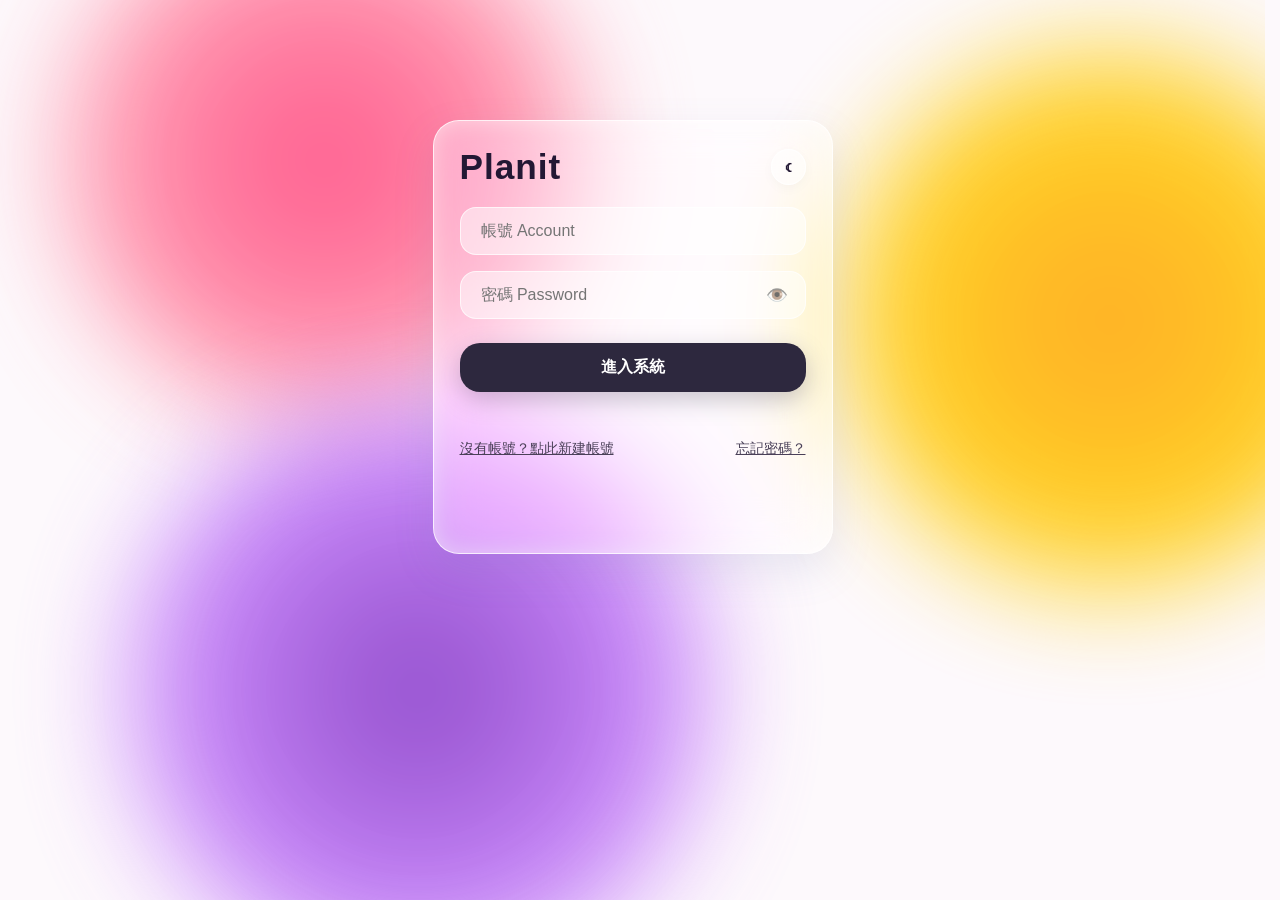
<file: index.html>
<!DOCTYPE html>
<html lang="zh-TW">
<head>
  <meta charset="UTF-8">
  <meta name="viewport" content="width=device-width, initial-scale=1.0">
  <title>Planit - Control Center</title>

  <!-- Google OAuth SDK -->
  <script src="https://accounts.google.com/gsi/client" async defer></script>

  <!-- 樣式：所有 CSS 集中於此 -->
  <link rel="stylesheet" href="css/style.css">
</head>
<body>

  <!-- ── 背景雲霧 ─────────────────────────────── -->
  <div class="sky-container">
    <div class="cloud-orb orb-peach"></div>
    <div class="cloud-orb orb-purple"></div>
    <div class="cloud-orb orb-orange"></div>
  </div>

  <!-- ── 頂部浮動通知容器 (Toast Notifications) ── -->
  <div id="toast-container" class="toast-container"></div>

  <!-- ── VIEW 1：登入畫面 ─────────────────────── -->
  <div id="login-view" class="view-active window-shell login-shell">
    <div class="titlebar" style="position:relative;">
      <h1 id="form-title">Planit</h1>
      <button class="bubble-menu-btn theme-toggle-btn" aria-label="切換主題" style="position:absolute; right:0;">☾</button>
    </div>

    <div class="input-group">
      <input type="text" id="account" placeholder="帳號 Account" autocomplete="off">
    </div>
    <div class="input-group view-hidden" id="email-field-group">
      <input type="email" id="email" placeholder="電子信箱 Email (接收歡迎信)" autocomplete="off">
    </div>
    <div class="input-group">
      <div class="pwd-wrapper">
        <input type="password" id="password" placeholder="密碼 Password">
        <button class="eye-toggle-btn" type="button" onclick="togglePasswordVisibility('password', this)">👁️</button>
      </div>
    </div>

    <button id="action-btn" class="btn-main" onclick="submitManualForm()">進入系統</button>
    <div id="message"></div>

    <div class="form-links">
      <span onclick="toggleMode()" id="switch-mode-text">沒有帳號？點此新建帳號</span>
      <span onclick="openForgotPasswordModal()" id="forgot-pwd-btn">忘記密碼？</span>
    </div>

    <div style="display:flex; justify-content:center; min-height:45px; margin-top:24px;" id="google-btn-container"></div>
  </div>

  <!-- ── VIEW 2：Dashboard 控制中心 ───────────── -->
  <div id="dashboard-view" class="view-hidden">

    <div class="window-shell dashboard-main">
      <div class="titlebar">
        <h1>Planit</h1>
        <div class="action-button-group">
          <button class="bubble-menu-btn" onclick="openTaskModal()"        title="新增任務">＋ 新增</button>
          <button class="bubble-menu-btn" onclick="openArchiveModal()"     title="已完成完成區">📁 完成區</button>
          <button class="bubble-menu-btn" onclick="openLeaderboardModal()" title="今日先鋒榜">🏆 排行榜</button>
          <button class="bubble-menu-btn" onclick="openGuideModal()"       title="功能說明">💡 說明</button>
          <button class="bubble-menu-btn theme-toggle-btn"                 title="切換主題">☾</button>
          <div class="profile-avatar-btn" onclick="openProfileModal()" id="user-avatar-badge" title="個人中心">U</div>
          <button class="bubble-menu-btn logout-btn" onclick="openLogoutModal()" title="登出">🚪 登出</button>
        </div>
      </div>

      <!-- 月曆 -->
      <div class="calendar-container">
        <div class="cal-header">
          <div style="display:flex; gap:4px;">
            <button class="bubble-menu-btn" onclick="changeMonth(-1)">◀</button>
            <button class="bubble-menu-btn" onclick="jumpToToday()">今天</button>
            <button class="bubble-menu-btn" onclick="changeMonth(1)">▶</button>
          </div>
          <span id="cal-month-title">載入中...</span>
        </div>
        <div class="cal-grid">
          <div class="cal-weekday">一</div><div class="cal-weekday">二</div><div class="cal-weekday">三</div>
          <div class="cal-weekday">四</div><div class="cal-weekday">五</div><div class="cal-weekday">六</div><div class="cal-weekday">日</div>
        </div>
        <div class="cal-grid" id="cal-days-grid" style="margin-top:4px;"></div>
      </div>

      <!-- 任務矩陣 -->
      <div class="grid-container" id="grid-container">
        <div style="text-align:center; padding:40px; color:var(--text-mid);">載入任務矩陣中...</div>
      </div>
    </div>

    <!-- 右欄：今日待辦概況與即將到來 -->
    <div class="window-shell upcoming-panel">
      <!-- 🎯 今日待辦與完成事項模組 -->
      <div class="today-overview-box" id="today-overview-box">
        <div class="today-overview-header">
          <span class="today-overview-title">📋 今日待辦</span>
          <span class="today-overview-badge" id="today-stats-badge">(0/0)</span>
        </div>
        <div class="today-overview-desc" id="today-stats-desc">
          已完成 0 項 / 共 0 項待辦
        </div>
        <div class="today-progress-bar-bg">
          <div class="today-progress-bar-fill" id="today-stats-progress"></div>
        </div>
      </div>

      <h3>🔔 即將到來</h3>
      <div id="upcoming-list" style="font-size:0.85rem; color:var(--text-mid);">載入預告中...</div>
    </div>
  </div>

  <!-- ── VIEW 3：新增任務 Modal ────────────────── -->
  <div id="task-modal" class="modal-overlay view-hidden" onclick="handleModalOverlayClick(event,'task-modal')">
    <div class="window-shell modal-shell">
      <button class="modal-close-corner-btn" onclick="closeTaskModal()">✕</button>
      <h2 style="font-size:1.25rem; margin-bottom:16px; text-align:center;">✨ 新增目標任務</h2>

      <div class="selector-group">
        <div class="selector-title">任務類型</div>
        <div class="tag-selector">
          <div class="tag-btn new-tag-btn active" onclick="selectOpt('.new-tag-btn',this)" data-val="⚡️ 碎片 (<15m)">⚡️ 碎片 (&lt;15m)</div>
          <div class="tag-btn new-tag-btn" onclick="selectOpt('.new-tag-btn',this)" data-val="🧠 深度專注">🧠 深度專注</div>
          <div class="tag-btn new-tag-btn" onclick="selectOpt('.new-tag-btn',this)" data-val="🔁 例行公事">🔁 例行公事</div>
          <div class="tag-btn new-tag-btn" onclick="selectOpt('.new-tag-btn',this)" data-val="☕️ 生活/社交">☕️ 生活/社交</div>
        </div>
      </div>

      <div class="selector-group">
        <div class="selector-title">優先順序</div>
        <div class="tag-selector">
          <div class="pri-btn" onclick="selectOpt('.pri-btn',this)" data-val="🔴 緊急">🔴 緊急</div>
          <div class="pri-btn active" onclick="selectOpt('.pri-btn',this)" data-val="🟡 一般">🟡 一般</div>
          <div class="pri-btn" onclick="selectOpt('.pri-btn',this)" data-val="🟢 輕鬆">🟢 輕鬆</div>
        </div>
      </div>

      <div class="selector-group">
        <div class="selector-title">預計完成期限 (Due Date)</div>
        <div class="input-group" style="margin-bottom:0;">
          <input type="date" id="new-task-duedate">
        </div>
        <div style="margin-top:8px; text-align:left;">
          <label class="persistent-toggle-label">
            <input type="checkbox" id="new-task-persistent" style="width:17px; height:17px; accent-color:#6C5CE7; cursor:pointer;">
            <span>📌 截止日前持續顯示（每日常駐推進）</span>
          </label>
        </div>
      </div>

      <div class="input-group" style="margin-top:14px;">
        <input type="text" id="new-task-input" placeholder="目標名稱 (例：與朋友聚餐 / 專案簡報)" autocomplete="off">
      </div>

      <div class="selector-group">
        <div class="selector-title">階段性子任務 (選填)</div>
        <div id="manual-subtasks-container" class="manual-subtasks"></div>
        <div style="display:flex; gap:8px;">
          <button class="add-step-btn" style="flex:1;" onclick="addManualSubtaskInput()">➕ 手動新增</button>
          <button id="ai-decompose-btn" class="add-step-btn ai-btn" style="flex:1;" onclick="triggerAIDecompose()">✨ AI 幫我拆解</button>
        </div>
      </div>

      <div style="display:flex; gap:12px; margin-top:20px;">
        <button class="btn-main btn-secondary" onclick="closeTaskModal()">取消</button>
        <button class="btn-main" onclick="confirmAddTask()">建立卡片</button>
      </div>
    </div>
  </div>

  <!-- ── VIEW 4：任務詳情 Modal ─────────────────── -->
  <div id="detail-modal" class="modal-overlay view-hidden" onclick="handleModalOverlayClick(event,'detail-modal')">
    <div class="window-shell modal-shell" style="text-align:center;">
      <button class="modal-close-corner-btn" onclick="closeDetailModal()">✕</button>

      <div style="margin-bottom:12px;">
        <input type="text" id="edit-task-title" class="edit-modal-input"
          style="width:100%; padding:10px 14px; font-size:1.1rem; font-weight:700; text-align:center;"
          placeholder="任務名稱">
      </div>

      <div class="selector-group" style="text-align:left; margin-bottom:12px;">
        <div class="selector-title">任務類型</div>
        <div class="tag-selector" id="edit-tag-selector">
          <div class="tag-btn edit-tag-btn" onclick="selectOpt('.edit-tag-btn',this)" data-val="⚡️ 碎片 (<15m)">⚡️ 碎片 (&lt;15m)</div>
          <div class="tag-btn edit-tag-btn" onclick="selectOpt('.edit-tag-btn',this)" data-val="🧠 深度專注">🧠 深度專注</div>
          <div class="tag-btn edit-tag-btn" onclick="selectOpt('.edit-tag-btn',this)" data-val="🔁 例行公事">🔁 例行公事</div>
          <div class="tag-btn edit-tag-btn" onclick="selectOpt('.edit-tag-btn',this)" data-val="☕️ 生活/社交">☕️ 生活/社交</div>
        </div>
      </div>

      <div style="display:flex; gap:8px; margin-bottom:8px;">
        <input type="date" id="edit-task-duedate" class="edit-modal-input"
          style="flex:1; padding:8px; font-size:0.85rem;">
        <select id="edit-task-priority" class="edit-modal-select"
          style="flex:1; padding:8px; font-size:0.85rem;">
          <option value="🔴 緊急">🔴 緊急</option>
          <option value="🟡 一般">🟡 一般</option>
          <option value="🟢 輕鬆">🟢 輕鬆</option>
        </select>
      </div>

      <div style="margin-bottom:12px; text-align:left;">
        <label class="persistent-toggle-label">
          <input type="checkbox" id="edit-task-persistent" style="width:17px; height:17px; accent-color:#6C5CE7; cursor:pointer;">
          <span>📌 截止日前持續顯示（每日常駐推進）</span>
        </label>
      </div>

      <div id="detail-progress-text" style="font-size:0.85rem; font-weight:600; color:#2A9D8F;"></div>
      <div id="detail-checklist" class="checklist-container"></div>

      <div style="display:flex; gap:8px; margin-top:18px;">
        <button id="detail-complete-btn" class="btn-main btn-success" style="flex:1; padding:10px;" onclick="markTaskCompleted()">✅ 完成</button>
        <button class="btn-main btn-warning" style="flex:1; padding:10px;" onclick="rolloverTaskToTomorrow()">➡️ 移到明天</button>
      </div>
      <div style="display:flex; gap:8px; margin-top:8px;">
        <button class="btn-main btn-secondary" onclick="saveTaskEdits()" style="flex:1; padding:10px;">💾 儲存編輯</button>
        <button class="btn-main btn-secondary" onclick="closeDetailModal()" style="flex:1; padding:10px;">關閉</button>
      </div>
    </div>
  </div>

  <!-- ── VIEW 5：忘記密碼 Modal ─────────────────── -->
  <div id="forgot-modal" class="modal-overlay view-hidden" onclick="handleModalOverlayClick(event,'forgot-modal')">
    <div class="window-shell modal-shell" style="text-align:center;">
      <button class="modal-close-corner-btn" onclick="closeForgotPasswordModal()">✕</button>
      <h2 style="font-size:1.25rem; margin-bottom:12px;">🔑 忘記密碼</h2>
      <p style="font-size:0.85rem; color:var(--text-mid); margin-bottom:16px;">輸入註冊信箱，系統將寄送一組臨時密碼供登入。</p>
      <div class="input-group">
        <input type="email" id="forgot-email-input" placeholder="註冊電子信箱">
      </div>
      <button class="btn-main" id="forgot-submit-btn" onclick="submitForgotPassword()">發送臨時密碼</button>
      <button class="btn-main btn-secondary" style="margin-top:8px;" onclick="closeForgotPasswordModal()">取消</button>
    </div>
  </div>

  <!-- ── VIEW 6：個人中心 Modal ─────────────────── -->
  <div id="profile-modal" class="modal-overlay view-hidden" onclick="handleModalOverlayClick(event,'profile-modal')">
    <div class="window-shell modal-shell">
      <button class="modal-close-corner-btn" onclick="closeProfileModal()">✕</button>
      <h2 style="font-size:1.25rem; margin-bottom:14px; text-align:center;">👤 個人控制檔案</h2>

      <div class="streak-banner">
        🔥 連續簽到 <span id="profile-streak-days" style="font-size:1.4rem;">0</span> 天
        <button class="btn-main" style="margin-top:8px; padding:8px; font-size:0.85rem; background:white; color:#FF6B6B;"
          onclick="triggerDailyCheckin()" id="checkin-action-btn">🎯 今日簽到</button>
      </div>

      <div class="profile-info-row"><span>帳號 ID</span><strong id="p-acc">-</strong></div>
      <div class="profile-info-row"><span>綁定信箱</span><strong id="p-email">-</strong></div>
      <div class="profile-info-row"><span>註冊時間</span><span id="p-created" style="color:var(--text-mid); font-size:0.85rem; font-weight:600;">-</span></div>
      <div class="profile-info-row"><span>上次登入</span><span id="p-login"   style="color:var(--text-mid); font-size:0.85rem; font-weight:600;">-</span></div>

      <div style="margin-top:18px; padding-top:14px; border-top:1px dashed rgba(0,0,0,0.1);">
        <h4 style="font-size:0.9rem; margin-bottom:10px;">🔐 修改密碼</h4>
        <div class="input-group" style="margin-bottom:8px;">
          <div class="pwd-wrapper">
            <input type="password" id="reset-old-pwd" placeholder="目前密碼">
            <button class="eye-toggle-btn" type="button" onclick="togglePasswordVisibility('reset-old-pwd',this)">👁️</button>
          </div>
        </div>
        <div class="input-group" style="margin-bottom:8px;">
          <div class="pwd-wrapper">
            <input type="password" id="reset-new-pwd" placeholder="新密碼">
            <button class="eye-toggle-btn" type="button" onclick="togglePasswordVisibility('reset-new-pwd',this)">👁️</button>
          </div>
        </div>
        <button class="btn-main btn-secondary" style="padding:10px; font-size:0.85rem;" onclick="submitPasswordReset()">確認變更密碼</button>
      </div>

      <button class="btn-main btn-secondary" style="margin-top:16px;" onclick="closeProfileModal()">關閉</button>
    </div>
  </div>

  <!-- ── VIEW 7：說明 Modal ──────────────────────── -->
  <div id="guide-modal" class="modal-overlay view-hidden" onclick="handleModalOverlayClick(event,'guide-modal')">
    <div class="window-shell modal-shell">
      <button class="modal-close-corner-btn" onclick="closeGuideModal()">✕</button>
      <div style="display:flex; justify-content:space-between; align-items:center; margin-bottom:14px; padding-right:36px;">
        <h2 style="font-size:1.25rem; font-weight:700; margin:0;">💡 關於 Planit</h2>
        <span class="version-tag">v4.9 Stable</span>
      </div>
      <div class="guide-box">
        <div class="guide-item" style="border-left:3.5px solid #6C5CE7;">
          <strong>🎯 核心精神</strong><br>融合子彈筆記、AI 拆解與 2.5D 控制中心的輕量敏捷任務協調工具。
        </div>
        <div class="guide-item">
          <strong>🏷️ 標籤定義</strong><br>
          • <strong>⚡️ 碎片 (&lt;15m)</strong>：15 分鐘瑣事。<br>
          • <strong>🧠 深度專注</strong>：重要專案。<br>
          • <strong>🔁 例行公事</strong>：每日固定工作。<br>
          • <strong>☕️ 生活/社交</strong>：聚會與日常採購。
        </div>
        <div class="guide-item">
          <strong>📌 智慧排序規則</strong><br>
          任務卡片強制按「🔴 緊急 &gt; 🟡 一般 &gt; 🟢 輕鬆」排列，無日期項目自動常駐。
        </div>
        <div class="guide-item" style="border-left:3.5px solid #2A9D8F;">
          <strong>🚀 v4.9 更新亮點</strong><br>
          • 純數字帳號防呆 / Rollover 精準 +1 天 / 時區鎖定 Asia/Taipei / 強型態防 Sheets 污染。
        </div>
      </div>
      <button type="button" class="btn-main btn-secondary" style="margin-top:14px;" onclick="closeGuideModal()">關閉說明</button>
    </div>
  </div>

  <!-- ── VIEW 8：刪除確認 Modal ─────────────────── -->
  <div id="delete-modal" class="modal-overlay view-hidden" onclick="handleModalOverlayClick(event,'delete-modal')">
    <div class="window-shell modal-shell" style="text-align:center;">
      <h2 style="font-size:1.25rem; margin-bottom:16px;">⚠️ 刪除確認</h2>
      <p style="color:var(--text-mid); margin-bottom:24px; font-size:0.95rem;">確定移除此任務嗎？</p>
      <div style="display:flex; gap:12px;">
        <button class="btn-main btn-secondary" onclick="closeDeleteModal()">保留</button>
        <button class="btn-main btn-danger"    onclick="confirmDeleteTask()">確定刪除</button>
      </div>
    </div>
  </div>

  <!-- ── VIEW 9：已完成區 Modal ─────────────────── -->
  <div id="archive-modal" class="modal-overlay view-hidden" onclick="handleModalOverlayClick(event,'archive-modal')">
    <div class="window-shell modal-shell" style="text-align:center;">
      <button class="modal-close-corner-btn" onclick="closeArchiveModal()">✕</button>
      <h2 style="font-size:1.25rem; margin-bottom:16px;">📁 已完成任務完成區</h2>
      <p style="color:var(--text-mid); margin-bottom:16px; font-size:0.85rem;">這裡存放所有已結案的成就！</p>
      <div id="archive-list" style="max-height:300px; overflow-y:auto; text-align:left; margin-bottom:18px;">
        <div style="text-align:center; color:var(--text-mid); padding:20px;">目前沒有已完成的任務</div>
      </div>
      <button class="btn-main btn-secondary" onclick="closeArchiveModal()">關閉抽屜</button>
    </div>
  </div>

  <!-- ── VIEW 10：登出確認 Modal ─────────────────── -->
  <div id="logout-modal" class="modal-overlay view-hidden" onclick="handleModalOverlayClick(event,'logout-modal')">
    <div class="window-shell modal-shell" style="text-align:center;">
      <h2 style="font-size:1.25rem; margin-bottom:16px;">🚪 登出確認</h2>
      <p style="color:var(--text-mid); margin-bottom:24px; font-size:0.95rem;">確定要登出系統嗎？<br><span style="font-size:0.85rem; opacity:0.8;">登出後需重新輸入帳號密碼。</span></p>
      <div style="display:flex; gap:12px;">
        <button class="btn-main btn-secondary" onclick="closeLogoutModal()">取消</button>
        <button class="btn-main btn-danger" onclick="confirmLogout()">確定登出</button>
      </div>
    </div>
  </div>

  <!-- ── VIEW 11：今日敏捷先鋒榜 Modal ────────────── -->
  <div id="leaderboard-modal" class="modal-overlay view-hidden" onclick="handleModalOverlayClick(event,'leaderboard-modal')">
    <div class="window-shell modal-shell" style="text-align:center; max-width:420px;">
      <button class="modal-close-corner-btn" onclick="closeLeaderboardModal()">✕</button>
      <h2 style="font-size:1.25rem; margin-bottom:8px;">🏆 今日敏捷先鋒榜</h2>
      <p style="color:var(--text-mid); margin-bottom:16px; font-size:0.85rem;">依今日任務達成率 (%) 即時排行</p>
      
      <div id="leaderboard-container" style="max-height:320px; overflow-y:auto; margin-bottom:16px;">
        <div style="text-align:center; color:var(--text-mid); padding:24px;">載入排行榜中...</div>
      </div>

      <div style="font-size:0.75rem; color:var(--text-mid); margin-bottom:14px; opacity:0.85;">
        🔒 僅公開達成率與完成件數，個人任務清單完全隱私保護
      </div>
      <button class="btn-main btn-secondary" onclick="closeLeaderboardModal()">關閉榜單</button>
    </div>
  </div>

  <!-- ════════════════════════════════════════════
       JS 載入順序（依賴關係由上到下）
       1. config  → 常數
       2. api     → 需要 GAS_API_URL
       3. app     → 全域狀態 + window.onload
       4. ui      → Modal/Tilt（立即執行的 addEventListener）
       5. auth    → 登入（需 callGASAPI、currentUser）
       6. tasks   → 任務（需 allTasksData、openModal）
       7. calendar→ 月曆（需 allTasksData）
       8. grid    → 矩陣（需 allTasksData、openTaskDetail）
       9. profile → 個人（需 callGASAPI、currentUser）
  ════════════════════════════════════════════ -->
  <script src="js/config.js"></script>
  <script src="js/api.js"></script>
  <script src="js/app.js"></script>
  <script src="js/ui.js"></script>
  <script src="js/auth.js"></script>
  <script src="js/tasks.js"></script>
  <script src="js/calendar.js"></script>
  <script src="js/grid.js"></script>
  <script src="js/profile.js"></script>

</body>
</html>
</file>
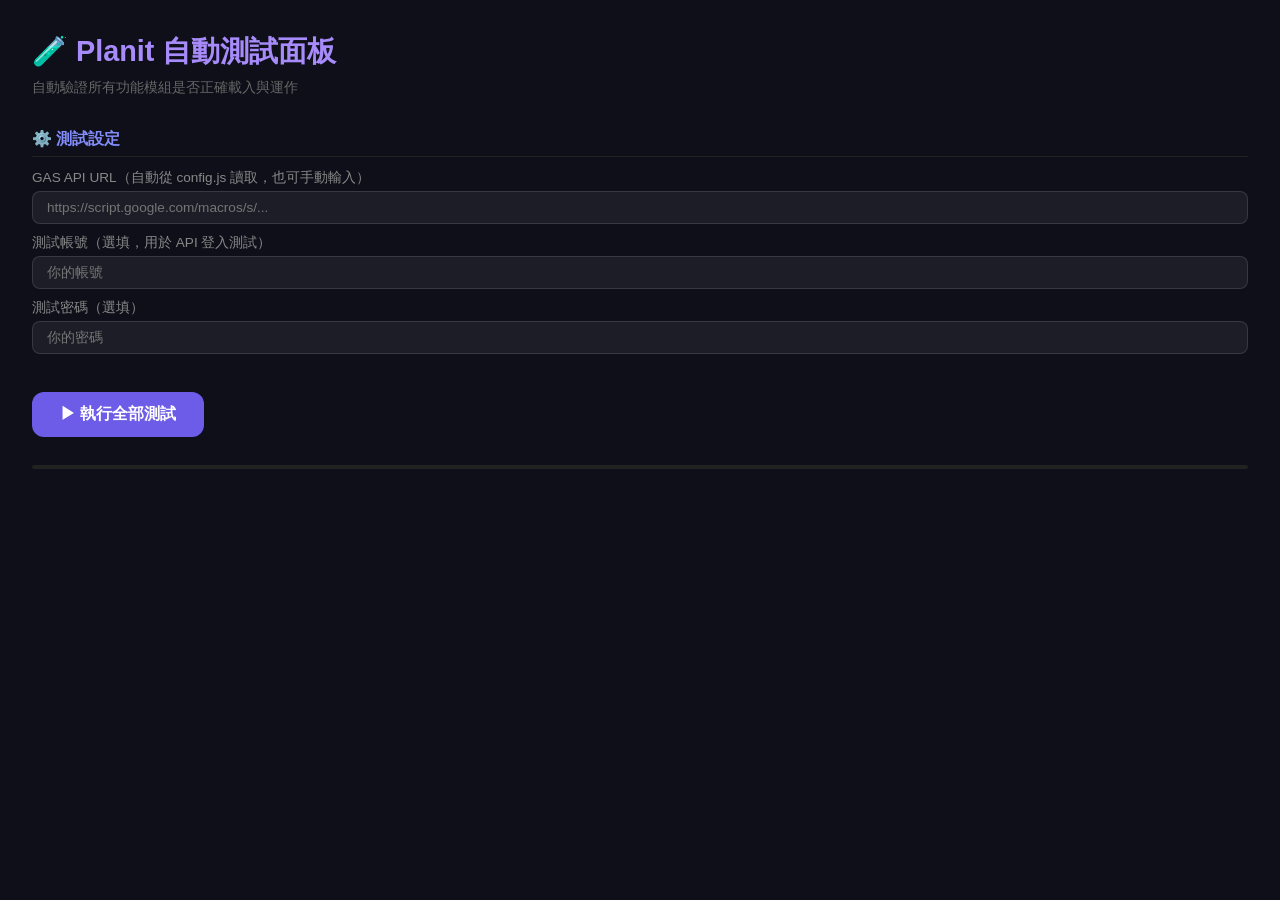
<file: test.html>
<!DOCTYPE html>
<html lang="zh-TW">
<head>
  <meta charset="UTF-8">
  <title>Planit - 自動測試面板</title>
  <style>
    * { box-sizing: border-box; margin: 0; padding: 0; font-family: -apple-system, sans-serif; }
    body { background: #0f0f1a; color: #e0e0f0; padding: 32px; min-height: 100vh; }
    h1 { font-size: 1.8rem; margin-bottom: 6px; color: #a78bfa; }
    .subtitle { color: #666; font-size: 0.9rem; margin-bottom: 32px; }
    .section { margin-bottom: 28px; }
    .section h2 { font-size: 1rem; font-weight: 700; color: #818cf8; margin-bottom: 12px; border-bottom: 1px solid #222; padding-bottom: 6px; }
    .test-item { display: flex; align-items: flex-start; gap: 12px; padding: 10px 14px; border-radius: 10px; margin-bottom: 6px; font-size: 0.88rem; }
    .test-item.pass { background: rgba(34,197,94,0.1); border: 1px solid rgba(34,197,94,0.25); }
    .test-item.fail { background: rgba(239,68,68,0.1); border: 1px solid rgba(239,68,68,0.3); }
    .test-item.warn { background: rgba(234,179,8,0.1); border: 1px solid rgba(234,179,8,0.25); }
    .test-item.info { background: rgba(99,102,241,0.1); border: 1px solid rgba(99,102,241,0.2); }
    .badge { flex-shrink: 0; font-weight: 700; font-size: 0.78rem; padding: 2px 8px; border-radius: 6px; margin-top: 1px; }
    .badge.pass { background: #16a34a; color: white; }
    .badge.fail { background: #dc2626; color: white; }
    .badge.warn { background: #ca8a04; color: white; }
    .badge.info { background: #4f46e5; color: white; }
    .test-name { font-weight: 600; }
    .test-detail { color: #888; font-size: 0.8rem; margin-top: 2px; }
    .summary { display: flex; gap: 16px; margin-bottom: 28px; flex-wrap: wrap; }
    .summary-card { flex: 1; min-width: 120px; padding: 16px; border-radius: 12px; text-align: center; }
    .summary-card.pass { background: rgba(34,197,94,0.15); border: 1px solid rgba(34,197,94,0.3); }
    .summary-card.fail { background: rgba(239,68,68,0.15); border: 1px solid rgba(239,68,68,0.3); }
    .summary-card.warn { background: rgba(234,179,8,0.12); border: 1px solid rgba(234,179,8,0.3); }
    .summary-card .num { font-size: 2.2rem; font-weight: 700; }
    .summary-card .label { font-size: 0.8rem; color: #888; margin-top: 4px; }
    .run-btn { background: #6c5ce7; color: white; border: none; padding: 12px 28px; border-radius: 12px; font-size: 1rem; font-weight: 700; cursor: pointer; margin-bottom: 28px; transition: all 0.2s; }
    .run-btn:hover { background: #8e78ff; transform: translateY(-1px); }
    .api-input { background: rgba(255,255,255,0.06); border: 1px solid rgba(255,255,255,0.12); color: #e0e0f0; padding: 8px 14px; border-radius: 8px; font-size: 0.85rem; width: 100%; margin-bottom: 10px; outline: none; }
    .progress-bar { height: 4px; background: #222; border-radius: 4px; margin-bottom: 24px; overflow: hidden; }
    .progress-fill { height: 100%; background: linear-gradient(90deg, #6c5ce7, #a78bfa); width: 0%; transition: width 0.3s ease; border-radius: 4px; }
  </style>
</head>
<body>

<h1>🧪 Planit 自動測試面板</h1>
<p class="subtitle">自動驗證所有功能模組是否正確載入與運作</p>

<!-- 設定 -->
<div class="section">
  <h2>⚙️ 測試設定</h2>
  <label style="display:block; font-size:0.85rem; color:#888; margin-bottom:4px;">GAS API URL（自動從 config.js 讀取，也可手動輸入）</label>
  <input class="api-input" id="api-url-input" placeholder="https://script.google.com/macros/s/...">
  <label style="display:block; font-size:0.85rem; color:#888; margin-bottom:4px;">測試帳號（選填，用於 API 登入測試）</label>
  <input class="api-input" id="test-account" placeholder="你的帳號">
  <label style="display:block; font-size:0.85rem; color:#888; margin-bottom:4px;">測試密碼（選填）</label>
  <input class="api-input" id="test-password" type="password" placeholder="你的密碼">
</div>

<button class="run-btn" onclick="runAllTests()">▶ 執行全部測試</button>

<div class="progress-bar"><div class="progress-fill" id="progress-fill"></div></div>

<!-- 摘要 -->
<div class="summary" id="summary" style="display:none;">
  <div class="summary-card pass"><div class="num" id="sum-pass">0</div><div class="label">✅ 通過</div></div>
  <div class="summary-card fail"><div class="num" id="sum-fail">0</div><div class="label">❌ 失敗</div></div>
  <div class="summary-card warn"><div class="num" id="sum-warn">0</div><div class="label">⚠️ 警告</div></div>
</div>

<!-- 結果區 -->
<div id="results"></div>

<!-- 載入 Planit 所有 JS（從相對路徑引用） -->
<script src="js/config.js"></script>
<script src="js/api.js"></script>
<script src="js/app.js"></script>
<script src="js/ui.js"></script>
<script src="js/auth.js"></script>
<script src="js/tasks.js"></script>
<script src="js/calendar.js"></script>
<script src="js/grid.js"></script>
<script src="js/profile.js"></script>

<script>
// ── 測試引擎 ──────────────────────────────────────────────────
let results = [];

function log(status, name, detail = '') {
  results.push({ status, name, detail });
}

function renderResults() {
  const container = document.getElementById('results');
  container.innerHTML = '';

  // 依類別分組
  const groups = {};
  results.forEach(r => {
    if (!groups[r.group]) groups[r.group] = [];
    groups[r.group].push(r);
  });

  Object.entries(groups).forEach(([groupName, items]) => {
    const section = document.createElement('div');
    section.className = 'section';
    section.innerHTML = `<h2>${groupName}</h2>`;

    items.forEach(r => {
      const div = document.createElement('div');
      div.className = `test-item ${r.status}`;
      div.innerHTML = `
        <span class="badge ${r.status}">${
          r.status === 'pass' ? '✓ 通過' :
          r.status === 'fail' ? '✗ 失敗' :
          r.status === 'warn' ? '⚠ 警告' : 'ℹ 資訊'
        }</span>
        <div>
          <div class="test-name">${r.name}</div>
          ${r.detail ? `<div class="test-detail">${r.detail}</div>` : ''}
        </div>`;
      section.appendChild(div);
    });
    container.appendChild(section);
  });

  // 摘要
  const pass = results.filter(r => r.status === 'pass').length;
  const fail = results.filter(r => r.status === 'fail').length;
  const warn = results.filter(r => r.status === 'warn').length;

  document.getElementById('sum-pass').innerText = pass;
  document.getElementById('sum-fail').innerText = fail;
  document.getElementById('sum-warn').innerText = warn;
  document.getElementById('summary').style.display = 'flex';
}

function setProgress(pct) {
  document.getElementById('progress-fill').style.width = pct + '%';
}

async function runAllTests() {
  results = [];
  document.getElementById('results').innerHTML = '';
  document.getElementById('summary').style.display = 'none';
  setProgress(5);

  // ── 1. 函式存在性測試 ────────────────────────────────────────
  const fnGroup = '📦 模組函式存在性';

  const requiredFunctions = {
    'api.js': ['callGASAPI'],
    'app.js': ['getLocalDateString', 'updateAvatarBadge', 'fetchTasks'],
    'ui.js':  ['openModal', 'closeModal', 'handleModalOverlayClick',
               'openGuideModal', 'closeGuideModal', 'initGlobalTilt'],
    'auth.js': ['toggleMode', 'submitManualForm', 'logout',
                'initGoogleAuth', 'handleCredentialResponse',
                'openForgotPasswordModal', 'closeForgotPasswordModal',
                'submitForgotPassword', 'togglePasswordVisibility', 'hashPassword'],
    'tasks.js': ['openTaskModal', 'closeTaskModal', 'confirmAddTask',
                 'openTaskDetail', 'closeDetailModal', 'saveTaskEdits',
                 'markTaskCompleted', 'rolloverTaskToTomorrow',
                 'openArchiveModal', 'closeArchiveModal', 'restoreTask',
                 'openDeleteModal', 'closeDeleteModal', 'confirmDeleteTask',
                 'selectOpt', 'addManualSubtaskInput', 'triggerAIDecompose'],
    'calendar.js': ['renderCalendar', 'renderUpcomingPanel', 'changeMonth', 'jumpToToday'],
    'grid.js':  ['renderTasks', 'initGridEngine'],
    'profile.js': ['openProfileModal', 'closeProfileModal',
                   'triggerDailyCheckin', 'submitPasswordReset'],
  };

  let allFnDefined = true;
  Object.entries(requiredFunctions).forEach(([file, fns]) => {
    fns.forEach(fn => {
      const exists = typeof window[fn] === 'function';
      if (!exists) allFnDefined = false;
      results.push({
        group: fnGroup, status: exists ? 'pass' : 'fail',
        name: `${fn}()`,
        detail: exists ? `定義於 ${file}` : `❌ 未載入！請確認 ${file} 是否正確引用`
      });
    });
  });

  setProgress(30);

  // ── 2. 全域狀態變數 ──────────────────────────────────────────
  const stateGroup = '🗄️ 全域狀態變數';
  const stateVars = ['isLoginMode','currentUser','allTasksData','currentDetailTaskId',
                     'selectedDateFilter','currentCalendarYear','currentCalendarMonth','globalRenderGrid'];
  stateVars.forEach(v => {
    let exists = false;
    let val = undefined;
    try {
      val = eval(v);
      exists = true;
    } catch (e) {
      exists = (typeof window[v] !== 'undefined');
      if (exists) val = window[v];
    }
    results.push({
      group: stateGroup, status: exists ? 'pass' : 'fail',
      name: v,
      detail: exists ? `目前值：${JSON.stringify(val)}` : '變數未定義（app.js 未載入？）'
    });
  });

  setProgress(45);

  // ── 3. 工具函式邏輯測試 ──────────────────────────────────────
  const logicGroup = '🧮 邏輯函式測試';

  // getLocalDateString
  try {
    const today = getLocalDateString();
    const isValid = /^\d{4}-\d{2}-\d{2}$/.test(today);
    results.push({
      group: logicGroup, status: isValid ? 'pass' : 'fail',
      name: 'getLocalDateString() 格式正確',
      detail: `回傳值：${today}（應為 YYYY-MM-DD）`
    });

    // 時區測試：確認不會差一天
    const d = new Date(2024, 0, 15); // 2024-01-15 本地時間
    const str = getLocalDateString(d);
    results.push({
      group: logicGroup, status: str === '2024-01-15' ? 'pass' : 'fail',
      name: 'getLocalDateString() 時區正確（不倒退一天）',
      detail: `getLocalDateString(new Date(2024,0,15)) = ${str}（應為 2024-01-15）`
    });
  } catch(e) {
    results.push({ group: logicGroup, status: 'fail', name: 'getLocalDateString() 執行錯誤', detail: e.message });
  }

  // Rollover 日期計算測試
  try {
    const parts = '2024-01-31'.split('-').map(Number);
    const next = new Date(parts[0], parts[1]-1, parts[2]+1);
    const result = getLocalDateString(next);
    results.push({
      group: logicGroup, status: result === '2024-02-01' ? 'pass' : 'fail',
      name: 'Rollover 月底換月計算正確',
      detail: `2024-01-31 + 1天 = ${result}（應為 2024-02-01）`
    });
  } catch(e) {
    results.push({ group: logicGroup, status: 'fail', name: 'Rollover 計算錯誤', detail: e.message });
  }

  // 排序權重
  try {
    const priorityWeight = { '🔴 緊急': 3, '🟡 一般': 2, '🟢 輕鬆': 1 };
    const tasks = [
      { title: 'C', priority: '🟢 輕鬆' },
      { title: 'A', priority: '🔴 緊急' },
      { title: 'B', priority: '🟡 一般' },
    ];
    tasks.sort((a, b) => (priorityWeight[b.priority]||2) - (priorityWeight[a.priority]||2));
    const order = tasks.map(t=>t.title).join('');
    results.push({
      group: logicGroup, status: order === 'ABC' ? 'pass' : 'fail',
      name: '三階層優先排序邏輯正確',
      detail: `排序結果：${order}（應為 ABC：緊急→一般→輕鬆）`
    });
  } catch(e) {
    results.push({ group: logicGroup, status: 'fail', name: '排序測試錯誤', detail: e.message });
  }

  setProgress(60);

  // ── 4. 設定常數檢查 ──────────────────────────────────────────
  const configGroup = '⚙️ 設定常數';
  try {
    results.push({
      group: configGroup, status: typeof GAS_API_URL === 'string' && GAS_API_URL.startsWith('https') ? 'pass' : 'fail',
      name: 'GAS_API_URL 已設定',
      detail: GAS_API_URL ? GAS_API_URL.substring(0, 60) + '...' : '未定義'
    });
    results.push({
      group: configGroup, status: typeof GOOGLE_CLIENT_ID === 'string' && GOOGLE_CLIENT_ID.length > 10 ? 'pass' : 'fail',
      name: 'GOOGLE_CLIENT_ID 已設定',
      detail: GOOGLE_CLIENT_ID || '未定義'
    });
    // 把 URL 填入輸入框
    if (GAS_API_URL) document.getElementById('api-url-input').value = GAS_API_URL;
  } catch(e) {
    results.push({ group: configGroup, status: 'fail', name: 'config.js 載入失敗', detail: e.message });
  }

  setProgress(70);

  // ── 5. GAS API 連線測試 ──────────────────────────────────────
  const apiGroup = '🌐 GAS API 連線測試';
  const apiUrl = document.getElementById('api-url-input').value.trim();

  if (!apiUrl) {
    results.push({ group: apiGroup, status: 'warn', name: 'API URL 未填入', detail: '請填入 GAS URL 後重新測試' });
  } else {
    // 5-1. 基本連線（呼叫一個安全的 action）
    await new Promise(resolve => {
      const t = setTimeout(() => {
        results.push({ group: apiGroup, status: 'fail', name: 'GAS API 連線', detail: '逾時（15秒）' });
        resolve();
      }, 15000);

      callGASAPI({ action: 'getTasks', account: '__test_ping__' }, (data) => {
        clearTimeout(t);
        results.push({
          group: apiGroup, status: 'pass',
          name: 'GAS API 連線成功',
          detail: `回傳型別：${Array.isArray(data) ? 'Array' : typeof data}，長度：${Array.isArray(data) ? data.length : '-'}`
        });
        resolve();
      }, (err) => {
        clearTimeout(t);
        results.push({ group: apiGroup, status: 'fail', name: 'GAS API 連線失敗', detail: err });
        resolve();
      });
    });

    // 5-2. 帳密登入測試（選填）
    const account  = document.getElementById('test-account').value.trim();
    const password = document.getElementById('test-password').value.trim();

    if (account && password) {
      await new Promise(resolve => {
        const t = setTimeout(() => {
          results.push({ group: apiGroup, status: 'fail', name: '登入 API', detail: '逾時' });
          resolve();
        }, 15000);

        callGASAPI({ action: 'login', account, password }, (res) => {
          clearTimeout(t);
          results.push({
            group: apiGroup,
            status: res && res.success ? 'pass' : 'fail',
            name: `登入測試（帳號：${account}）`,
            detail: res ? (res.msg || JSON.stringify(res)) : '無回傳'
          });
          resolve();
        }, (err) => {
          clearTimeout(t);
          results.push({ group: apiGroup, status: 'fail', name: '登入 API 失敗', detail: err });
          resolve();
        });
      });
    } else {
      results.push({
        group: apiGroup, status: 'warn',
        name: '登入 API 測試已略過',
        detail: '未填入測試帳密，無法驗證登入功能'
      });
    }

    // 5-3. AI 步驟拆解 API 測試
    await new Promise(resolve => {
      const t = setTimeout(() => {
        results.push({ group: apiGroup, status: 'fail', name: 'AI 步驟拆解 API', detail: '逾時（35秒）' });
        resolve();
      }, 35000);

      callGASAPI({ action: 'aiDecompose', title: '跟朋友聚餐' }, (res) => {
        clearTimeout(t);
        if (res && res.success && Array.isArray(res.steps) && res.steps.length > 0) {
          results.push({
            group: apiGroup, status: 'pass',
            name: 'AI 步驟拆解 API 測試',
            detail: `成功產生 ${res.steps.length} 個步驟：${res.steps.join(' ➔ ')}`
          });
        } else {
          results.push({
            group: apiGroup, status: 'fail',
            name: 'AI 步驟拆解 API 失敗',
            detail: res ? (res.msg || JSON.stringify(res)) : '無回傳'
          });
        }
        resolve();
      }, (err) => {
        clearTimeout(t);
        results.push({ group: apiGroup, status: 'fail', name: 'AI 步驟拆解連線失敗', detail: err });
        resolve();
      });
    });
  }

  setProgress(100);

  renderResults();
}
</script>
</body>
</html>
</file>
<file: css/style.css>
/* ============================================================
   Planit - style.css
   包含：全域 :root 變數、動畫、所有元件樣式、Dark Mode
   ============================================================ */

:root { --text-hi: #231834; --text-mid: #4A4058; --card-radius: 26px; }
* { box-sizing: border-box; margin: 0; padding: 0; font-family: -apple-system, BlinkMacSystemFont, "Segoe UI", Roboto, sans-serif; }

html { min-height: 100vh; background: #FDF9FC; overflow-y: scroll; scrollbar-gutter: stable; }
body {
  min-height: 100vh; width: 100%; display: flex; flex-direction: column; align-items: center; justify-content: flex-start;
  background: transparent !important; color: var(--text-hi); position: relative; padding: 40px 16px;
}

/* ── 背景雲霧 ── */
.sky-container { position: fixed; inset: 0; width: 100vw; height: 100vh; overflow: hidden; z-index: 0; pointer-events: none; }

@keyframes driftPeach { 0% { transform: translate(0px,0px) scale(1); } 50% { transform: translate(80px,-60px) scale(1.18); } 100% { transform: translate(-50px,50px) scale(0.92); } }
@keyframes driftPurple { 0% { transform: translate(0px,0px) scale(1); } 50% { transform: translate(-70px,70px) scale(1.15); } 100% { transform: translate(60px,-50px) scale(0.9); } }
@keyframes driftOrange { 0% { transform: translate(0px,0px) scale(1); } 50% { transform: translate(60px,80px) scale(1.22); } 100% { transform: translate(-70px,-40px) scale(0.85); } }

.cloud-orb { position: absolute; border-radius: 50%; filter: blur(55px); opacity: 0.85; animation-iteration-count: infinite; animation-direction: alternate; animation-timing-function: ease-in-out; }
.orb-peach  { top:-100px; left:5%; width:520px; height:520px; background:radial-gradient(circle,#FF477E 10%,#FFA8B6 80%); animation: driftPeach 14s infinite alternate ease-in-out; }
.orb-purple { bottom:-80px; left:10%; width:580px; height:580px; background:radial-gradient(circle,#7B2CBF 0%,#C77DFF 65%,rgba(224,170,255,0) 100%); animation: driftPurple 18s infinite alternate ease-in-out; animation-delay:-3s; }
.orb-orange { top:50px; right:-100px; width:540px; height:540px; background:radial-gradient(circle,#FF9E00 0%,#FFD000 65%,rgba(255,234,167,0) 100%); animation: driftOrange 16s infinite alternate ease-in-out; animation-delay:-6s; }

/* ── Dark Mode ── */
body.dark { background-color:#0A0A12 !important; color:#FFFFFF !important; --text-hi:#FFFFFF; --text-mid:#D8D4E5; }
body.dark .orb-peach  { background:radial-gradient(circle,#2E1065 0%,#0A0A12 80%) !important; opacity:0.5; }
body.dark .orb-purple { background:radial-gradient(circle,#1E1B4B 0%,#0A0A12 80%) !important; opacity:0.5; }
body.dark .orb-orange { background:radial-gradient(circle,#082F49 0%,#0A0A12 80%) !important; opacity:0.5; }

/* ── 顯示/隱藏 ── */
.view-hidden { display: none !important; }
.view-active { display: block !important; }

/* ── 通用玻璃面板 ── */
.window-shell, .modal-shell {
  background: rgba(255,255,255,0.4) !important; backdrop-filter: blur(24px) saturate(160%); -webkit-backdrop-filter: blur(24px) saturate(160%);
  border: 1px solid rgba(255,255,255,0.8) !important; border-radius: var(--card-radius); padding: 26px;
  box-shadow: 0 16px 40px rgba(112,128,175,0.15), inset 0 0 20px rgba(255,255,255,0.4);
}
body.dark .window-shell, body.dark .modal-shell {
  background: rgba(18,18,26,0.85) !important; border: 1px solid rgba(255,255,255,0.14) !important;
  box-shadow: 0 20px 50px rgba(0,0,0,0.9), inset 0 0 20px rgba(255,255,255,0.02) !important;
}

/* ── 登入頁 ── */
.login-shell { width:100%; max-width:400px; margin:80px auto; z-index:2; position:relative; }

/* ── Dashboard Grid ── */
#dashboard-view { position:relative; z-index:2; transform-style: preserve-3d; transition: transform 0.12s ease-out; }
#dashboard-view.view-active {
  display: grid !important; grid-template-columns: minmax(0,1fr) 280px !important;
  gap: 24px !important; align-items: start !important; width:100%; max-width:1060px !important; margin:0 auto !important;
}
@media (max-width:840px) {
  #dashboard-view.view-active { grid-template-columns:1fr !important; }
  .upcoming-panel { position:static !important; }
}

.dashboard-main { min-width:0; height:auto; overflow:visible; }
.upcoming-panel { position:sticky; top:30px; max-height:calc(100vh - 60px); overflow-y:auto; }
.upcoming-panel h3 { font-size:1rem; font-weight:700; margin-bottom:14px; display:flex; align-items:center; gap:6px; color:var(--text-hi); }
.upcoming-item { padding:11px 14px; background:rgba(255,255,255,0.45); border-radius:16px; margin-bottom:9px; border:1px solid rgba(255,255,255,0.7); font-size:0.85rem; cursor:pointer; transition:all 0.25s cubic-bezier(0.34,1.56,0.64,1); color:var(--text-hi); }
body.dark .upcoming-item { background:rgba(255,255,255,0.06); border-color:rgba(255,255,255,0.1); color:#F1F0F7; }
.upcoming-item:hover { transform:translateY(-2px) scale(1.02); background:rgba(255,255,255,0.7); }

/* ── 標題列 ── */
.titlebar { display:flex; justify-content:space-between; align-items:center; margin-bottom:20px; flex-wrap:wrap; gap:10px; }
.titlebar h1, #form-title { font-family:'Brush Script MT','Lucida Handwriting','Segoe Script',cursive,sans-serif; font-size:2.2rem !important; font-weight:700; letter-spacing:1px; margin:0; color:var(--text-hi); }

/* ── 按鈕 ── */
.action-button-group { display:flex; gap:6px; align-items:center; flex-wrap:wrap; }
.bubble-menu-btn { height:36px; padding:0 13px; border-radius:18px; background:rgba(255,255,255,0.5); border:1px solid rgba(255,255,255,0.75); color:var(--text-hi); cursor:pointer; font-size:0.85rem; font-weight:600; display:flex; justify-content:center; align-items:center; gap:4px; box-shadow:0 4px 12px rgba(0,0,0,0.03); transition:all 0.2s ease; }
.bubble-menu-btn:hover { background:rgba(255,255,255,0.8); transform:translateY(-1px); }
body.dark .bubble-menu-btn { background:rgba(255,255,255,0.08); border-color:rgba(255,255,255,0.15); color:#F1F0F7; }

.profile-avatar-btn { width:36px; height:36px; border-radius:50%; background:linear-gradient(135deg,#6C5CE7,#8E78FF); color:white; font-weight:700; display:flex; justify-content:center; align-items:center; cursor:pointer; border:1.5px solid rgba(255,255,255,0.9); box-shadow:0 4px 10px rgba(108,92,231,0.3); font-size:0.85rem; user-select:none; }

.input-group { margin-bottom:16px; position:relative; }
.input-group input, .input-group select { width:100%; padding:14px 20px; border-radius:16px; border:1px solid rgba(255,255,255,0.7); background:rgba(255,255,255,0.5); color:var(--text-hi); font-size:1rem; outline:none; }
body.dark .input-group input, body.dark .input-group select { background:rgba(255,255,255,0.06); border-color:rgba(255,255,255,0.15); color:#F1F0F7; }

.pwd-wrapper { position:relative; width:100%; }
.pwd-wrapper input { padding-right:48px; }
.eye-toggle-btn { position:absolute; right:14px; top:50%; transform:translateY(-50%); background:none; border:none; cursor:pointer; font-size:1.1rem; opacity:0.65; padding:4px; }
.eye-toggle-btn:hover { opacity:1; }

.btn-main { width:100%; padding:14px; border-radius:20px; border:none; background:#2D283E; color:#FFFFFF; font-size:1rem; font-weight:600; cursor:pointer; box-shadow:0 8px 24px rgba(45,40,62,0.25); margin-top:8px; transition:all 0.2s; }
body.dark .btn-main { background:#6C5CE7; color:#FFFFFF; box-shadow:0 8px 24px rgba(108,92,231,0.4); }
.btn-main:active { transform:scale(0.97); }
.btn-secondary { background:rgba(255,255,255,0.4); color:var(--text-hi); border:1px solid rgba(255,255,255,0.7); box-shadow:none; }
body.dark .btn-secondary { background:rgba(255,255,255,0.08); color:#F1F0F7; border-color:rgba(255,255,255,0.15); }
.btn-danger  { background:#E63946 !important; color:#FFFFFF !important; }
.btn-success { background:#2A9D8F !important; color:#FFFFFF !important; }
.btn-warning { background:#F4A261 !important; color:#FFFFFF !important; }
.btn-disabled { background:rgba(120,120,120,0.18) !important; color:rgba(150,150,150,0.6) !important; cursor:not-allowed !important; pointer-events:none; }

.form-links { display:flex; justify-content:space-between; margin-top:16px; font-size:0.85rem; color:var(--text-mid); }
.form-links span { cursor:pointer; text-decoration:underline; }
#message { margin-top:12px; font-size:0.9rem; color:#E63946; min-height:20px; text-align:center; font-weight:600; }

/* ── 月曆 ── */
.calendar-container { background:rgba(255,255,255,0.25); padding:16px; border-radius:22px; border:1px solid rgba(255,255,255,0.6); margin-bottom:20px; }
body.dark .calendar-container { background:rgba(255,255,255,0.04); border-color:rgba(255,255,255,0.08); }
.cal-header { display:flex; justify-content:space-between; align-items:center; margin-bottom:12px; font-weight:700; font-size:0.95rem; color:var(--text-hi); }
.cal-grid { display:grid; grid-template-columns:repeat(7,1fr); gap:5px; text-align:center; }
.cal-weekday { font-size:0.75rem; color:var(--text-mid); font-weight:600; padding-bottom:4px; }
.cal-day { padding:8px 2px; border-radius:12px; cursor:pointer; font-size:0.85rem; font-weight:600; transition:all 0.2s; position:relative; color:var(--text-hi); }
.cal-day:hover { background:rgba(255,255,255,0.5); }
body.dark .cal-day:hover { background:rgba(255,255,255,0.1); }
.cal-day.empty { pointer-events:none; opacity:0.25; }
.cal-day.today { border:1.5px dashed var(--text-hi); font-weight:700; }
.cal-day.active-filter { background:var(--text-hi); color:#FFF; box-shadow:0 4px 14px rgba(0,0,0,0.2); }
body.dark .cal-day.active-filter { background:#6C5CE7; color:#FFF; }
.cal-dot-container { display:flex; justify-content:center; gap:2px; margin-top:2px; min-height:5px; }
.cal-dot { width:4px; height:4px; background:#2A9D8F; border-radius:50%; }
.cal-dot.urgent { background:#E63946; }

/* ── Tag / Priority 選擇器 ── */
.selector-group { margin-bottom:16px; text-align:left; }
.selector-title { font-size:0.85rem; font-weight:700; color:var(--text-hi); margin-bottom:8px; margin-left:4px; }
body.dark .selector-title { color:#FFFFFF; }
.tag-selector { display:flex; gap:8px; flex-wrap:wrap; }
.tag-btn, .pri-btn { padding:7px 15px; border-radius:16px; font-size:0.85rem; font-weight:600; background:rgba(255,255,255,0.45); border:1px solid rgba(255,255,255,0.7); color:var(--text-mid); cursor:pointer; transition:all 0.2s; }
body.dark .tag-btn, body.dark .pri-btn { background:rgba(255,255,255,0.05); border-color:rgba(255,255,255,0.1); color:#F1F0F7; }
.tag-btn.active { background:var(--text-hi); color:#FFF; border-color:transparent; }
body.dark .tag-btn.active { background:#6C5CE7; color:#FFF; }
.pri-btn[data-val="🔴 緊急"].active { background:#E63946; color:white; border-color:transparent; }
.pri-btn[data-val="🟡 一般"].active { background:#E9C46A; color:#2B2543; border-color:transparent; }
.pri-btn[data-val="🟢 輕鬆"].active { background:#2A9D8F; color:white; border-color:transparent; }

/* ── 子任務輸入 ── */
.manual-subtasks { display:flex; flex-direction:column; gap:8px; margin-bottom:12px; }
.subtask-input-row { display:flex; gap:8px; }
.subtask-input-row input { flex:1; padding:8px 12px; border-radius:12px; border:1px solid rgba(255,255,255,0.6); background:rgba(255,255,255,0.4); outline:none; }
body.dark .subtask-input-row input { background:rgba(255,255,255,0.06); border-color:rgba(255,255,255,0.12); color:white; }
.add-step-btn { background:none; border:1px dashed var(--text-mid); color:var(--text-mid); padding:8px; border-radius:12px; cursor:pointer; font-weight:600; font-size:0.85rem; }
.ai-btn { background:linear-gradient(135deg,#4A00E0,#8E2DE2); color:white; border:none; box-shadow:0 4px 15px rgba(142,45,226,0.25); }

/* ── 任務卡片矩陣 ── */
.grid-container { position:relative; width:100%; transition:height 0.3s ease; min-height:120px; }
.widget-card { position:absolute; background:rgba(255,255,255,0.52); backdrop-filter:blur(16px); -webkit-backdrop-filter:blur(16px); border:1px solid rgba(255,255,255,0.8); border-radius:22px; display:flex; flex-direction:column; justify-content:space-between; align-items:center; font-weight:600; overflow:hidden; user-select:none; touch-action:none; cursor:grab; box-shadow:0 10px 30px rgba(0,0,0,0.05),inset 0 0 15px rgba(255,255,255,0.3); padding:12px 14px 9px 14px; color:var(--text-hi); transition:top 0.25s ease-out,left 0.25s ease-out,transform 0.15s ease-out,box-shadow 0.2s ease; }
body.dark .widget-card { background:rgba(25,25,38,0.65) !important; border:1px solid rgba(255,255,255,0.1) !important; color:#F1F0F7; box-shadow:0 10px 30px rgba(0,0,0,0.6); }
.widget-card.dragging { z-index:100 !important; cursor:grabbing !important; transform:scale(1.05) !important; box-shadow:0 20px 45px rgba(0,0,0,0.25) !important; transition:none !important; }

@keyframes urgentPulse {
  0%   { box-shadow:0 0 10px rgba(230,57,70,0.45); border-color:rgba(230,57,70,0.85); }
  50%  { box-shadow:0 0 24px rgba(230,57,70,0.75); border-color:#E63946; }
  100% { box-shadow:0 0 10px rgba(230,57,70,0.45); border-color:rgba(230,57,70,0.85); }
}
.widget-card.urgent-glow { animation:urgentPulse 2s infinite ease-in-out; border-top:3.5px solid #E63946; }
.widget-card.routine-card { border-bottom:3.5px solid #4A90E2; }

.card-topbar { width:100%; display:flex; justify-content:space-between; align-items:center; gap:4px; font-size:0.68rem; pointer-events:none; }
.card-tag-text { flex:1; color:var(--text-mid); font-weight:600; white-space:nowrap; overflow:hidden; text-overflow:ellipsis; text-align:left; }
/* ── 智慧倒數膠囊 ── */
.card-due-badge { flex-shrink:0; font-weight:700; padding:2px 7px; border-radius:8px; font-size:0.65rem; white-space:nowrap; transition:all 0.2s; }
.card-due-badge.countdown-badge { color:#2A9D8F; background:rgba(42,157,143,0.12); }
body.dark .card-due-badge.countdown-badge { color:#48CAE4; background:rgba(72,202,228,0.15); }
.card-due-badge.urgent-countdown-badge { color:#E67E22; background:rgba(230,126,34,0.15); font-weight:800; }
body.dark .card-due-badge.urgent-countdown-badge { color:#F39C12; background:rgba(243,156,18,0.25); }
.card-due-badge.today-due-badge { color:#E63946; background:rgba(230,57,70,0.18); font-weight:800; border:1px solid rgba(230,57,70,0.4); animation:urgentPulse 1.8s infinite ease-in-out; }
body.dark .card-due-badge.today-due-badge { color:#FF6B6B; background:rgba(255,107,107,0.25); border-color:rgba(255,107,107,0.5); }
.card-due-badge.overdue-badge { color:#D90429; background:rgba(217,4,41,0.22); font-weight:800; }
.card-due-badge.routine-due-badge { color:var(--text-mid); background:rgba(0,0,0,0.05); }
body.dark .card-due-badge.routine-due-badge { background:rgba(255,255,255,0.08); }
.card-title-text { text-align:center; width:100%; font-size:0.95rem; line-height:1.3; display:-webkit-box; -webkit-line-clamp:2; -webkit-box-orient:vertical; overflow:hidden; word-break:break-word; margin:auto 0; pointer-events:none; }

.progress-bar-bg { position:absolute; bottom:0; left:0; width:100%; height:5px; background:rgba(0,0,0,0.05); pointer-events:none; }
body.dark .progress-bar-bg { background:rgba(255,255,255,0.05); }
.progress-bar-fill { height:100%; background:var(--text-hi); transition:width 0.3s ease; }
body.dark .progress-bar-fill { background:#6C5CE7; box-shadow:0 0 10px #6C5CE7; }

/* ── Modal 遮罩（修復版：純 z-index，不用 translateZ）── */
.modal-overlay {
  position: fixed !important; inset: 0 !important; width:100vw !important; height:100vh !important;
  background: rgba(10,10,20,0.45) !important; backdrop-filter:blur(14px) !important; -webkit-backdrop-filter:blur(14px) !important;
  z-index: 9999 !important;
}
.modal-overlay.view-active { display:grid !important; place-items:center !important; pointer-events:auto !important; cursor:pointer; }
.modal-overlay.view-hidden { display:none !important; pointer-events:none !important; }

.modal-shell {
  max-width:480px; width:90%; margin:auto; padding:28px; max-height:85vh; overflow-y:auto; color:var(--text-hi);
  box-shadow:0 30px 70px rgba(0,0,0,0.35), 0 0 0 1px rgba(255,255,255,0.8) !important;
  position:relative; z-index:10000 !important; pointer-events:auto !important; cursor:default;
}
body.dark .modal-shell { box-shadow:0 25px 60px rgba(0,0,0,0.9), 0 0 0 1px rgba(255,255,255,0.15) !important; }

.modal-close-corner-btn {
  position:absolute; top:18px; right:18px; width:32px; height:32px; border-radius:50%;
  border:1px solid rgba(255,255,255,0.6); background:rgba(255,255,255,0.4); color:var(--text-hi);
  font-size:1rem; font-weight:700; display:flex; align-items:center; justify-content:center;
  cursor:pointer; transition:all 0.2s; z-index:10001;
}
.modal-close-corner-btn:hover { background:rgba(255,255,255,0.8); transform:scale(1.08); }
body.dark .modal-close-corner-btn { background:rgba(255,255,255,0.08); border-color:rgba(255,255,255,0.15); color:#F1F0F7; }

/* ── 個人中心 ── */
.profile-info-row { display:flex; justify-content:space-between; padding:10px 0; border-bottom:1px solid rgba(0,0,0,0.06); font-size:0.9rem; }
body.dark .profile-info-row { border-color:rgba(255,255,255,0.08); }
.streak-banner { background:linear-gradient(135deg,#FF6B6B,#FF8E53); color:white; border-radius:18px; padding:14px; text-align:center; margin-bottom:18px; font-weight:700; box-shadow:0 6px 18px rgba(255,107,107,0.3); }

/* ── 子任務清單 ── */
.checklist-container { display:flex; flex-direction:column; gap:10px; margin:16px 0; text-align:left; }
.check-item { display:flex; align-items:center; gap:10px; padding:11px 14px; background:rgba(255,255,255,0.4); border-radius:16px; cursor:pointer; border:1px solid rgba(255,255,255,0.6); color:var(--text-hi); }
body.dark .check-item { background:rgba(255,255,255,0.04); border-color:rgba(255,255,255,0.08); color:#F1F0F7; }
.check-item.done { opacity:0.55; text-decoration:line-through; }
.checkbox-circle { width:20px; height:20px; border-radius:50%; border:2px solid var(--text-mid); display:flex; justify-content:center; align-items:center; font-size:12px; color:transparent; flex-shrink:0; }
.check-item.done .checkbox-circle { background:#2A9D8F; border-color:#2A9D8F; color:white; }

/* ── 完成區 ── */
.archive-item { display:flex; justify-content:space-between; align-items:center; gap:12px; padding:12px 16px; background:rgba(255,255,255,0.35); border-radius:16px; margin-bottom:8px; border:1px solid rgba(255,255,255,0.5); color:var(--text-hi); }
body.dark .archive-item { background:rgba(255,255,255,0.04); border-color:rgba(255,255,255,0.08); color:#F1F0F7; }
.archive-item > div { flex:1; min-width:0; }
.archive-item button { flex-shrink:0; width:auto !important; padding:6px 14px !important; font-size:0.8rem !important; margin-top:0 !important; }

/* ── 說明 ── */
.guide-box { text-align:left; line-height:1.7; font-size:0.92rem; color:var(--text-hi); }
.guide-item { margin-bottom:12px; padding:14px 18px; background:rgba(255,255,255,0.7); border-radius:16px; border:1px solid rgba(255,255,255,0.85); color:var(--text-hi); font-size:0.92rem; }
body.dark .guide-item { background:rgba(255,255,255,0.08); border-color:rgba(255,255,255,0.18); color:#FFFFFF !important; }
.guide-item strong { color:var(--text-hi); }
body.dark .guide-item strong { color:#FFFFFF !important; }
.version-tag { display:inline-block; padding:3px 10px; border-radius:12px; background:rgba(108,92,231,0.15); color:#6C5CE7; font-weight:700; font-size:0.75rem; margin-left:6px; }

/* ── 關鍵高清晰文字樣式 ── */
.persistent-toggle-label {
  display: inline-flex;
  align-items: center;
  gap: 8px;
  cursor: pointer;
  font-size: 0.95rem;
  font-weight: 700;
  color: var(--text-hi) !important;
  user-select: none;
  padding: 4px 0;
}
body.dark .persistent-toggle-label {
  color: #FFFFFF !important;
}

.detail-empty-hint {
  text-align: center;
  color: var(--text-hi);
  opacity: 0.9;
  padding: 12px;
  font-size: 0.95rem;
  font-weight: 600;
}
body.dark .detail-empty-hint {
  color: #FFFFFF !important;
}

/* ── 右欄：今日待辦概況模組 ── */
.today-overview-box {
  margin-bottom: 20px;
  padding-bottom: 16px;
  border-bottom: 1px solid rgba(255, 255, 255, 0.4);
}
body.dark .today-overview-box {
  border-bottom-color: rgba(255, 255, 255, 0.1);
}
.today-overview-header {
  display: flex;
  justify-content: space-between;
  align-items: center;
  margin-bottom: 8px;
}
.today-overview-title {
  font-size: 1rem;
  font-weight: 700;
  color: var(--text-hi);
  display: flex;
  align-items: center;
  gap: 6px;
}
.today-overview-badge {
  font-size: 0.95rem;
  font-weight: 700;
  color: #2A9D8F;
  background: rgba(42, 157, 143, 0.12);
  padding: 3px 10px;
  border-radius: 12px;
  transition: all 0.2s ease;
}
body.dark .today-overview-badge {
  color: #48CAE4;
  background: rgba(72, 202, 228, 0.15);
}
.today-overview-desc {
  font-size: 0.8rem;
  color: var(--text-mid);
  margin-bottom: 8px;
}
.today-progress-bar-bg {
  width: 100%;
  height: 6px;
  background: rgba(0, 0, 0, 0.06);
  border-radius: 3px;
  overflow: hidden;
}
body.dark .today-progress-bar-bg {
  background: rgba(255, 255, 255, 0.08);
}
.today-progress-bar-fill {
  height: 100%;
  width: 0%;
  background: linear-gradient(90deg, #2A9D8F, #48CAE4);
  border-radius: 3px;
  transition: width 0.35s cubic-bezier(0.4, 0, 0.2, 1);
}
body.dark .today-progress-bar-fill {
  background: linear-gradient(90deg, #6C5CE7, #8E78FF);
  box-shadow: 0 0 8px rgba(108, 92, 231, 0.5);
}

/* ── 編輯任務表單元件與暗黑模式顏色修復 ── */
.edit-modal-input, .edit-modal-select {
  border-radius: 12px;
  border: 1px solid rgba(255, 255, 255, 0.7);
  background: rgba(255, 255, 255, 0.6);
  color: var(--text-hi);
  outline: none;
  transition: all 0.2s;
}
.edit-modal-input:focus, .edit-modal-select:focus {
  border-color: var(--text-hi);
  background: rgba(255, 255, 255, 0.85);
}

body.dark .edit-modal-input,
body.dark .edit-modal-select {
  background: rgba(255, 255, 255, 0.08) !important;
  border-color: rgba(255, 255, 255, 0.16) !important;
  color: #F1F0F7 !important;
  color-scheme: dark;
}
body.dark .edit-modal-input:focus,
body.dark .edit-modal-select:focus {
  border-color: #6C5CE7 !important;
  background: rgba(255, 255, 255, 0.12) !important;
}

/* 🎯 關鍵修復：下拉選單 option 在暗黑模式下的顏色完全可見 */
select, select option,
.edit-modal-select, .edit-modal-select option {
  background-color: #ffffff;
  color: #2B213A;
}

body.dark select,
body.dark .edit-modal-select {
  color-scheme: dark;
}

body.dark select option,
body.dark .edit-modal-select option {
  background-color: #1e1b2e !important;
  color: #F1F0F7 !important;
}

body.dark input[type="date"] {
  color-scheme: dark;
}

/* ── 🔔 全域 Toast 浮動通知系統 ────────────────────────── */
.toast-container {
  position: fixed;
  top: 24px;
  left: 50%;
  transform: translateX(-50%);
  z-index: 100000;
  display: flex;
  flex-direction: column;
  align-items: center;
  gap: 10px;
  pointer-events: none;
}

.toast-notification {
  pointer-events: auto;
  display: flex;
  align-items: center;
  gap: 10px;
  padding: 10px 18px;
  border-radius: 999px;
  font-size: 0.9rem;
  font-weight: 600;
  box-shadow: 0 8px 24px rgba(0, 0, 0, 0.18);
  backdrop-filter: blur(12px);
  -webkit-backdrop-filter: blur(12px);
  animation: toastSlideDown 0.3s cubic-bezier(0.16, 1, 0.3, 1) forwards;
  transition: opacity 0.3s ease, transform 0.3s ease;
}

.toast-notification.toast-hide {
  opacity: 0;
  transform: translateY(-16px) scale(0.95);
}

.toast-success {
  background: rgba(42, 157, 143, 0.92);
  color: #ffffff;
  border: 1px solid rgba(255, 255, 255, 0.3);
}

.toast-info {
  background: rgba(108, 92, 231, 0.92);
  color: #ffffff;
  border: 1px solid rgba(255, 255, 255, 0.3);
}

.toast-warning {
  background: rgba(231, 111, 81, 0.92);
  color: #ffffff;
  border: 1px solid rgba(255, 255, 255, 0.3);
}

.toast-danger {
  background: rgba(214, 48, 49, 0.92);
  color: #ffffff;
  border: 1px solid rgba(255, 255, 255, 0.3);
}

@keyframes toastSlideDown {
  from {
    opacity: 0;
    transform: translateY(-24px) scale(0.92);
  }
  to {
    opacity: 1;
    transform: translateY(0) scale(1);
  }
}

/* ── 🚪 登出按鈕樣式 ────────────────────────────────────── */
.bubble-menu-btn.logout-btn {
  color: var(--urgent, #E76F51);
  font-weight: 600;
  padding: 6px 12px;
  border-color: rgba(231, 111, 81, 0.3);
}

.bubble-menu-btn.logout-btn:hover {
  background: rgba(231, 111, 81, 0.12);
  border-color: var(--urgent, #E76F51);
}

/* ── 🏆 今日敏捷先鋒榜樣式 ────────────────────────────────── */
.lb-item {
  display: flex;
  align-items: center;
  gap: 12px;
  padding: 10px 14px;
  margin-bottom: 8px;
  border-radius: 12px;
  background: var(--card-bg, rgba(255, 255, 255, 0.7));
  border: 1px solid var(--border-color, rgba(0, 0, 0, 0.08));
  text-align: left;
  transition: transform 0.15s ease;
}

.lb-item:hover {
  transform: translateY(-2px);
}

.lb-item.is-current-user {
  border: 1.5px solid #6C5CE7;
  background: rgba(108, 92, 231, 0.08);
}

.lb-rank {
  font-size: 1.25rem;
  font-weight: 800;
  min-width: 28px;
  text-align: center;
}

.lb-user-info {
  flex: 1;
  min-width: 0;
}

.lb-username {
  font-size: 0.9rem;
  font-weight: 700;
  color: var(--text-dark, #2B213A);
  display: flex;
  align-items: center;
  gap: 6px;
  overflow: hidden;
  text-overflow: ellipsis;
  white-space: nowrap;
}

.lb-me-tag {
  font-size: 0.7rem;
  padding: 1px 6px;
  border-radius: 6px;
  background: #6C5CE7;
  color: #fff;
  font-weight: 600;
}

.lb-progress-bar {
  width: 100%;
  height: 6px;
  background: rgba(0, 0, 0, 0.08);
  border-radius: 999px;
  margin-top: 6px;
  overflow: hidden;
}

body.dark .lb-progress-bar {
  background: rgba(255, 255, 255, 0.12);
}

.lb-progress-fill {
  height: 100%;
  border-radius: 999px;
  background: linear-gradient(90deg, #6C5CE7, #2A9D8F);
  transition: width 0.6s ease;
}

.lb-rate-box {
  text-align: right;
}

.lb-rate {
  font-size: 1.1rem;
  font-weight: 800;
  color: #2A9D8F;
}

.lb-counts {
  font-size: 0.72rem;
  color: var(--text-mid, #666);
}
</file>
